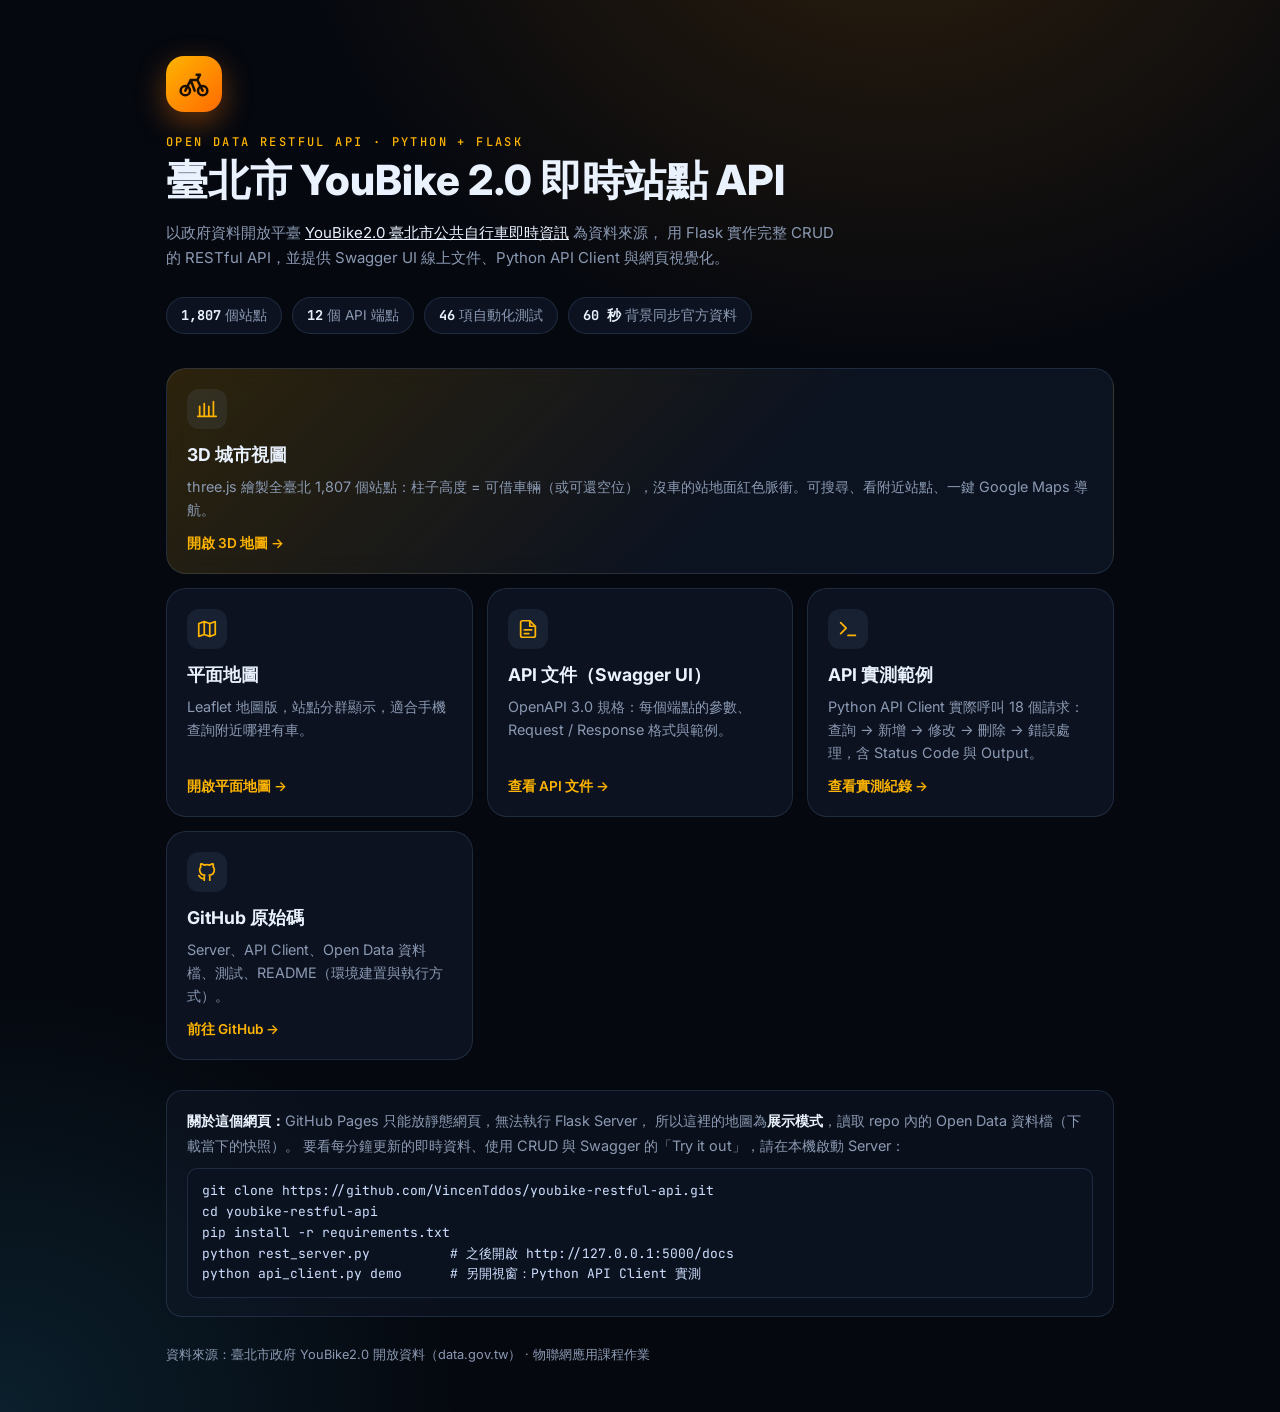
<file: index.html>
<!DOCTYPE html>
<!-- index.html ~ GitHub Pages 首頁：作業展示入口 -->
<html lang="zh-Hant">
<head>
<meta charset="UTF-8">
<meta name="viewport" content="width=device-width, initial-scale=1">
<title>YouBike Open Data API</title>
<link rel="preconnect" href="https://fonts.googleapis.com">
<link rel="preconnect" href="https://fonts.gstatic.com" crossorigin>
<link rel="stylesheet" href="https://fonts.googleapis.com/css2?family=Inter:wght@400;600;800&family=JetBrains+Mono:wght@500&display=swap">
<style>
  :root {
    --bg: #05080f; --card: rgba(16, 24, 40, .7); --line: rgba(148, 197, 255, .14); --text: #eaf2ff; --muted: #8b9ab3;
    --brand: #ffb400; --brand-2: #ff6a00; --ret: #33c7ff; --ok: #2ee07a;
  }
  * { box-sizing: border-box; }
  body {
    margin: 0; min-height: 100vh; color: var(--text); background: var(--bg);
    background-image: radial-gradient(ellipse 80% 60% at 70% -10%, rgba(255, 150, 0, .16), transparent 60%),
                      radial-gradient(ellipse 60% 50% at 0% 100%, rgba(51, 199, 255, .12), transparent 60%);
    font-family: "Inter", system-ui, "Segoe UI", "Microsoft JhengHei", "PingFang TC", sans-serif; font-size: 15px;
  }
  main { max-width: 980px; margin: 0 auto; padding: 56px 16px 48px; }
  svg { fill: none; stroke: currentColor; stroke-width: 1.9; stroke-linecap: round; stroke-linejoin: round; }
  .logo { width: 56px; height: 56px; border-radius: 18px; display: grid; place-items: center; color: #1a0f00;
          background: linear-gradient(135deg, var(--brand), var(--brand-2)); box-shadow: 0 10px 30px rgba(255, 120, 0, .4); }
  .logo svg { width: 32px; height: 32px; }
  .eyebrow { margin: 22px 0 6px; font: 500 12px "JetBrains Mono", monospace; letter-spacing: .2em; color: var(--brand); text-transform: uppercase; }
  h1 { margin: 0; font-size: clamp(1.8rem, 5vw, 2.6rem); line-height: 1.2; font-weight: 800; }
  .lead { color: var(--muted); max-width: 680px; line-height: 1.7; margin: 14px 0 0; }
  .lead a { color: var(--text); }
  .stats { display: flex; flex-wrap: wrap; gap: 10px; margin: 26px 0 34px; }
  .stat { padding: 8px 14px; border: 1px solid var(--line); border-radius: 99px; background: var(--card); font-size: .85rem; color: var(--muted); }
  .stat b { color: var(--text); font-family: "JetBrains Mono", monospace; margin-right: 4px; }
  .grid { display: grid; grid-template-columns: repeat(auto-fit, minmax(280px, 1fr)); gap: 14px; }
  .card {
    display: flex; flex-direction: column; gap: 8px; padding: 20px; border-radius: 20px; text-decoration: none; color: var(--text);
    background: var(--card); border: 1px solid var(--line); backdrop-filter: blur(12px); transition: .2s;
  }
  .card:hover { transform: translateY(-3px); border-color: rgba(255, 180, 0, .5); box-shadow: 0 16px 40px rgba(0, 0, 0, .45); }
  .card.hero { grid-column: 1 / -1; background: linear-gradient(135deg, rgba(255, 180, 0, .16), rgba(16, 24, 40, .7) 60%); }
  .ic { width: 40px; height: 40px; border-radius: 12px; display: grid; place-items: center; background: rgba(148, 197, 255, .08); color: var(--brand); }
  .ic svg { width: 22px; height: 22px; }
  .card h2 { margin: 6px 0 0; font-size: 1.1rem; }
  .card p { margin: 0; color: var(--muted); line-height: 1.6; font-size: .9rem; }
  .card .go { margin-top: auto; padding-top: 6px; font-size: .85rem; color: var(--brand); font-weight: 600; }
  .note { margin-top: 30px; padding: 18px 20px; border-radius: 16px; border: 1px solid var(--line); background: rgba(16, 24, 40, .5); color: var(--muted); line-height: 1.7; font-size: .9rem; }
  .note b { color: var(--text); }
  pre { margin: 10px 0 0; padding: 12px 14px; border-radius: 10px; background: #0a111f; border: 1px solid var(--line); color: #cfe0ff; overflow-x: auto; font: 13px/1.6 "JetBrains Mono", Consolas, monospace; }
  footer { margin-top: 30px; color: var(--muted); font-size: .8rem; }
  footer a { color: var(--muted); }
</style>
</head>
<body>
<main>
  <div class="logo"><svg viewBox="0 0 24 24"><circle cx="5.5" cy="17" r="3.5"/><circle cx="18.5" cy="17" r="3.5"/><path d="M5.5 17l4-8h5l4 8M9.5 9l3 8M14 5h2.5l-2 4"/></svg></div>
  <p class="eyebrow">Open Data RESTful API · Python + Flask</p>
  <h1>臺北市 YouBike 2.0 即時站點 API</h1>
  <p class="lead">
    以政府資料開放平臺 <a href="https://data.gov.tw/dataset/137993">YouBike2.0 臺北市公共自行車即時資訊</a> 為資料來源，
    用 Flask 實作完整 CRUD 的 RESTful API，並提供 Swagger UI 線上文件、Python API Client 與網頁視覺化。
  </p>
  <div class="stats">
    <span class="stat"><b>1,807</b>個站點</span>
    <span class="stat"><b>12</b>個 API 端點</span>
    <span class="stat"><b>46</b>項自動化測試</span>
    <span class="stat"><b>60 秒</b>背景同步官方資料</span>
  </div>

  <div class="grid">
    <a class="card hero" href="client/map.html">
      <div class="ic"><svg viewBox="0 0 24 24"><path d="M4 20V9M9 20V6M14 20V9M19 20V4M2 20h20"/></svg></div>
      <h2>3D 城市視圖</h2>
      <p>three.js 繪製全臺北 1,807 個站點：柱子高度 = 可借車輛（或可還空位），沒車的站地面紅色脈衝。可搜尋、看附近站點、一鍵 Google Maps 導航。</p>
      <span class="go">開啟 3D 地圖 →</span>
    </a>
    <a class="card" href="client/map2d.html">
      <div class="ic"><svg viewBox="0 0 24 24"><path d="M9 4L3 6v14l6-2 6 2 6-2V4l-6 2-6-2zM9 4v14M15 6v14"/></svg></div>
      <h2>平面地圖</h2>
      <p>Leaflet 地圖版，站點分群顯示，適合手機查詢附近哪裡有車。</p>
      <span class="go">開啟平面地圖 →</span>
    </a>
    <a class="card" href="docs/">
      <div class="ic"><svg viewBox="0 0 24 24"><path d="M14 3H6a2 2 0 0 0-2 2v14a2 2 0 0 0 2 2h12a2 2 0 0 0 2-2V9z"/><path d="M14 3v6h6M8 13h8M8 17h5"/></svg></div>
      <h2>API 文件（Swagger UI）</h2>
      <p>OpenAPI 3.0 規格：每個端點的參數、Request / Response 格式與範例。</p>
      <span class="go">查看 API 文件 →</span>
    </a>
    <a class="card" href="https://github.com/VincenTddos/youbike-restful-api/blob/main/docs/api_examples.md">
      <div class="ic"><svg viewBox="0 0 24 24"><path d="M4 17l6-6-6-6M12 19h8"/></svg></div>
      <h2>API 實測範例</h2>
      <p>Python API Client 實際呼叫 18 個請求：查詢 → 新增 → 修改 → 刪除 → 錯誤處理，含 Status Code 與 Output。</p>
      <span class="go">查看實測紀錄 →</span>
    </a>
    <a class="card" href="https://github.com/VincenTddos/youbike-restful-api">
      <div class="ic"><svg viewBox="0 0 24 24"><path d="M9 19c-4.3 1.4-4.3-2.5-6-3m12 5v-3.5c0-1 .1-1.4-.5-2 2.8-.3 5.5-1.4 5.5-6a4.6 4.6 0 0 0-1.3-3.2 4.2 4.2 0 0 0-.1-3.2s-1.1-.3-3.5 1.3a12.3 12.3 0 0 0-6.2 0C6.5 2.8 5.4 3.1 5.4 3.1a4.2 4.2 0 0 0-.1 3.2A4.6 4.6 0 0 0 4 9.5c0 4.6 2.7 5.7 5.5 6-.6.6-.6 1.2-.5 2V21"/></svg></div>
      <h2>GitHub 原始碼</h2>
      <p>Server、API Client、Open Data 資料檔、測試、README（環境建置與執行方式）。</p>
      <span class="go">前往 GitHub →</span>
    </a>
  </div>

  <div class="note">
    <b>關於這個網頁：</b>GitHub Pages 只能放靜態網頁，無法執行 Flask Server，
    所以這裡的地圖為<b>展示模式</b>，讀取 repo 內的 Open Data 資料檔（下載當下的快照）。
    要看每分鐘更新的即時資料、使用 CRUD 與 Swagger 的「Try it out」，請在本機啟動 Server：
    <pre>git clone https://github.com/VincenTddos/youbike-restful-api.git
cd youbike-restful-api
pip install -r requirements.txt
python rest_server.py          # 之後開啟 http://127.0.0.1:5000/docs
python api_client.py demo      # 另開視窗：Python API Client 實測</pre>
  </div>

  <footer>資料來源：臺北市政府 YouBike2.0 開放資料（data.gov.tw） · 物聯網應用課程作業</footer>
</main>
</body>
</html>
</file>
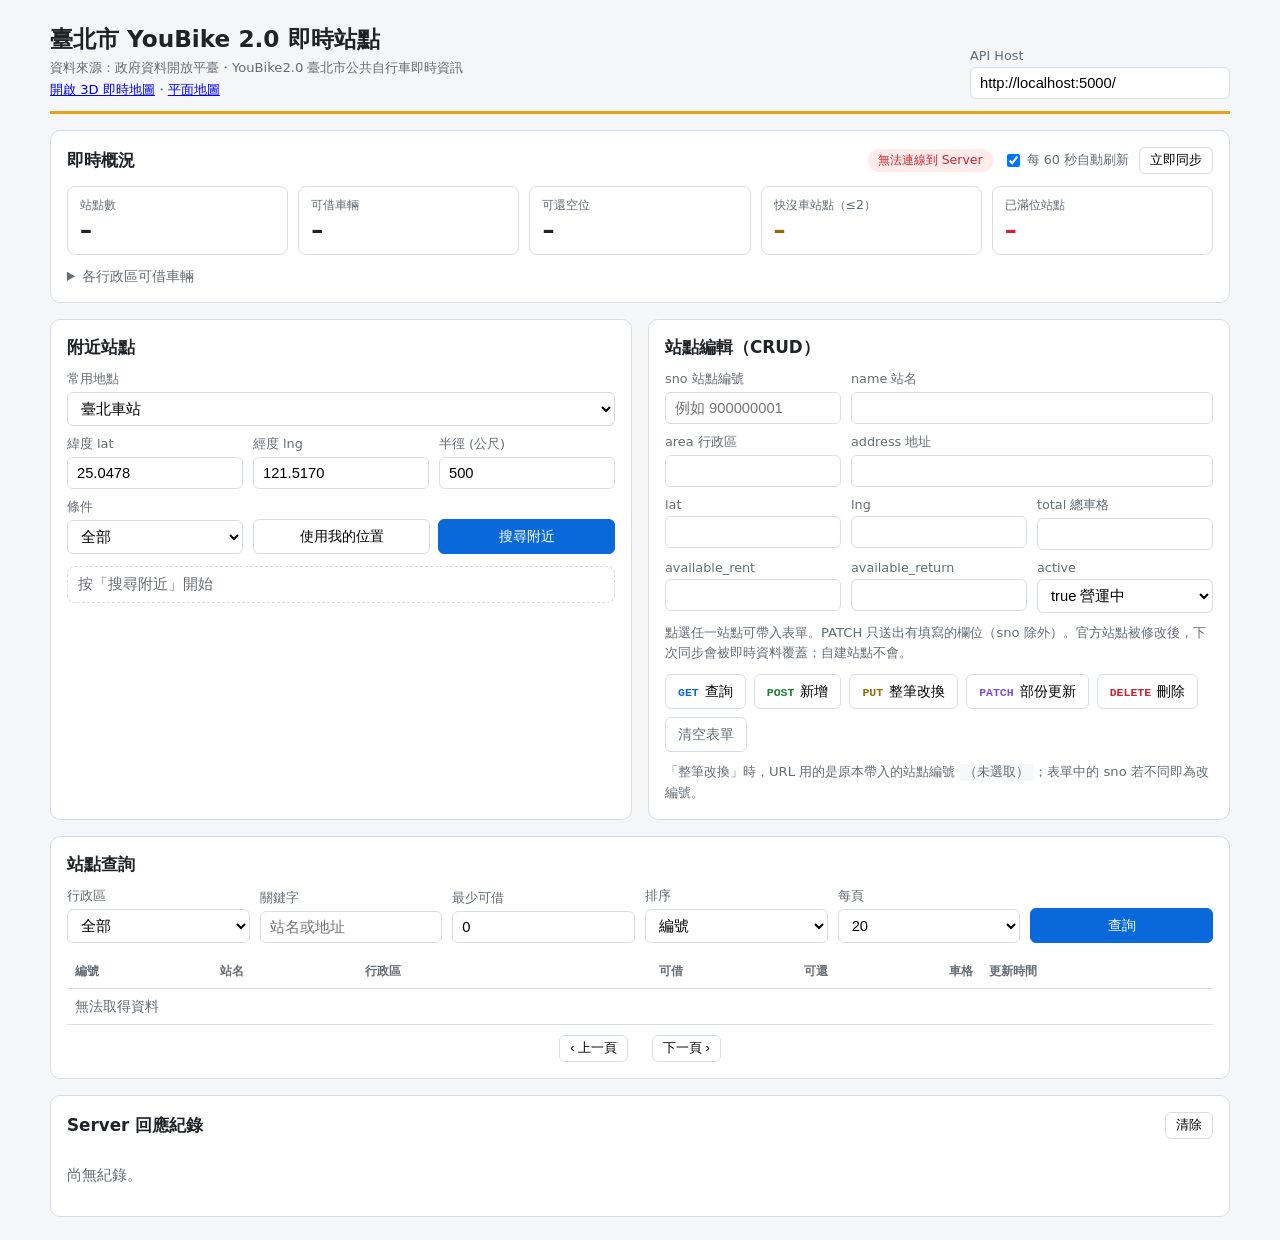
<file: client/index.html>
<!DOCTYPE html>
<!--
index.html ~ 臺北市 YouBike 2.0 RESTful API Client
  - 所有參數都可在網頁中輸入
  - Server 回應同時顯示在網頁 (紀錄區) 與 Console
-->
<html lang="zh-Hant">
<head>
<meta charset="UTF-8">
<meta name="viewport" content="width=device-width, initial-scale=1">
<title>YouBike 2.0 API Client</title>
<link rel="stylesheet" href="style.css">
</head>
<body>
<main>
  <header class="top">
    <div>
      <h1>臺北市 YouBike 2.0 即時站點</h1>
      <p class="sub">資料來源：政府資料開放平臺・YouBike2.0 臺北市公共自行車即時資訊</p>
      <p class="sub"><a href="map.html">開啟 3D 即時地圖</a>・<a href="map2d.html">平面地圖</a></p>
    </div>
    <div class="host">
      <label for="host">API Host</label>
      <input id="host" value="http://localhost:5000/">
    </div>
  </header>

  <!-- 同步狀態 + 統計 -->
  <section class="card">
    <div class="row-head">
      <h2>即時概況</h2>
      <div class="sync">
        <span id="sync-badge" class="badge">同步狀態載入中…</span>
        <label class="check"><input type="checkbox" id="auto-refresh" checked> 每 60 秒自動刷新</label>
        <button id="sync-button" class="small">立即同步</button>
      </div>
    </div>
    <div class="stats" id="stat-cards">
      <div class="stat"><span class="label">站點數</span><span class="value" id="st-stations">–</span></div>
      <div class="stat"><span class="label">可借車輛</span><span class="value" id="st-rent">–</span></div>
      <div class="stat"><span class="label">可還空位</span><span class="value" id="st-return">–</span></div>
      <div class="stat warn"><span class="label">快沒車站點（≤2）</span><span class="value" id="st-low">–</span></div>
      <div class="stat danger"><span class="label">已滿位站點</span><span class="value" id="st-full">–</span></div>
    </div>
    <details class="areas">
      <summary>各行政區可借車輛</summary>
      <div id="area-bars" class="bars"></div>
    </details>
  </section>

  <div class="grid">
    <!-- 附近站點 -->
    <section class="card">
      <h2>附近站點</h2>
      <div class="fields f3">
        <div class="span3">
          <label for="preset">常用地點</label>
          <select id="preset">
            <option value="25.0478,121.5170">臺北車站</option>
            <option value="25.0421,121.5256">國立臺北商業大學</option>
            <option value="25.0339,121.5645">台北 101</option>
            <option value="25.0174,121.5397">國立臺灣大學</option>
            <option value="25.0418,121.5441">捷運忠孝復興站</option>
            <option value="">（自訂）</option>
          </select>
        </div>
        <div><label for="lat">緯度 lat</label><input id="lat" type="number" step="0.0001" value="25.0478"></div>
        <div><label for="lng">經度 lng</label><input id="lng" type="number" step="0.0001" value="121.5170"></div>
        <div><label for="radius">半徑 (公尺)</label><input id="radius" type="number" min="50" max="5000" step="50" value="500"></div>
        <div>
          <label for="need">條件</label>
          <select id="need">
            <option value="">全部</option>
            <option value="rent">要借車（有車）</option>
            <option value="return">要還車（有位）</option>
          </select>
        </div>
        <div class="btns span2">
          <button id="geo-button">使用我的位置</button>
          <button id="nearby-button" class="primary">搜尋附近</button>
        </div>
      </div>
      <ol id="nearby-list" class="nearby"><li class="empty">按「搜尋附近」開始</li></ol>
    </section>

    <!-- 站點編輯 -->
    <section class="card">
      <h2>站點編輯（CRUD）</h2>
      <div class="fields f3">
        <div><label for="f-sno">sno 站點編號</label><input id="f-sno" placeholder="例如 900000001"></div>
        <div class="span2"><label for="f-name">name 站名</label><input id="f-name"></div>
        <div><label for="f-area">area 行政區</label><input id="f-area" list="area-options"></div>
        <div class="span2"><label for="f-address">address 地址</label><input id="f-address"></div>
        <div><label for="f-lat">lat</label><input id="f-lat" type="number" step="0.00001"></div>
        <div><label for="f-lng">lng</label><input id="f-lng" type="number" step="0.00001"></div>
        <div><label for="f-total">total 總車格</label><input id="f-total" type="number" min="0"></div>
        <div><label for="f-rent">available_rent</label><input id="f-rent" type="number" min="0"></div>
        <div><label for="f-return">available_return</label><input id="f-return" type="number" min="0"></div>
        <div><label for="f-active">active</label>
          <select id="f-active"><option value="true">true 營運中</option><option value="false">false 暫停</option></select>
        </div>
      </div>
      <p class="hint">點選任一站點可帶入表單。PATCH 只送出有填寫的欄位（sno 除外）。官方站點被修改後，下次同步會被即時資料覆蓋；自建站點不會。</p>
      <div class="ops">
        <button data-op="get"><span class="m GET">GET</span>查詢</button>
        <button data-op="post"><span class="m POST">POST</span>新增</button>
        <button data-op="put"><span class="m PUT">PUT</span>整筆改換</button>
        <button data-op="patch"><span class="m PATCH">PATCH</span>部份更新</button>
        <button data-op="delete"><span class="m DELETE">DELETE</span>刪除</button>
        <button id="clear-form" class="ghost">清空表單</button>
      </div>
      <p class="hint">「整筆改換」時，URL 用的是原本帶入的站點編號 <code id="orig-sno">（未選取）</code>；表單中的 sno 若不同即為改編號。</p>
    </section>
  </div>

  <!-- 站點列表 -->
  <section class="card">
    <div class="row-head"><h2>站點查詢</h2><span id="list-info" class="muted"></span></div>
    <div class="fields f6">
      <div><label for="q-area">行政區</label><select id="q-area"><option value="">全部</option></select></div>
      <div><label for="q-kw">關鍵字</label><input id="q-kw" placeholder="站名或地址"></div>
      <div><label for="q-min">最少可借</label><input id="q-min" type="number" min="0" value="0"></div>
      <div><label for="q-sort">排序</label>
        <select id="q-sort">
          <option value="sno">編號</option>
          <option value="-available_rent">可借 多→少</option>
          <option value="available_rent">可借 少→多</option>
          <option value="-available_return">可還 多→少</option>
          <option value="-total">車格 多→少</option>
          <option value="name">站名</option>
        </select>
      </div>
      <div><label for="q-limit">每頁</label>
        <select id="q-limit"><option>10</option><option selected>20</option><option>50</option><option>100</option></select>
      </div>
      <div class="btns"><button id="search-button" class="primary">查詢</button></div>
    </div>
    <div class="table-wrap">
      <table>
        <thead><tr><th>編號</th><th>站名</th><th>行政區</th><th class="num">可借</th><th class="num">可還</th><th class="num">車格</th><th>更新時間</th></tr></thead>
        <tbody id="station-body"><tr><td colspan="7" class="empty">載入中…</td></tr></tbody>
      </table>
    </div>
    <div class="pager">
      <button id="prev-page" class="small">‹ 上一頁</button>
      <span id="page-info" class="muted"></span>
      <button id="next-page" class="small">下一頁 ›</button>
    </div>
  </section>

  <!-- 回應紀錄 -->
  <section class="card">
    <div class="row-head"><h2>Server 回應紀錄</h2><button id="clear-log" class="small">清除</button></div>
    <div id="log"><p class="empty">尚無紀錄。</p></div>
  </section>
</main>

<datalist id="area-options"></datalist>
<script src="app.js"></script>
</body>
</html>
</file>
<file: client/style.css>
:root {
  --bg: #f4f6f8; --card: #fff; --text: #1f2328; --muted: #656d76; --border: #d8dee4;
  --primary: #0969da; --ok: #1a7f37; --warn: #9a6700; --err: #cf222e;
  --ok-bg: #dafbe1; --warn-bg: #fff8c5; --err-bg: #ffebe9; --code-bg: #f6f8fa;
  --brand: #e8a317;
}
* { box-sizing: border-box; }
body {
  margin: 0; padding: 24px 16px; background: var(--bg); color: var(--text);
  font-family: system-ui, -apple-system, "Segoe UI", "Microsoft JhengHei", sans-serif; font-size: 15px;
}
main { max-width: 1180px; margin: 0 auto; display: grid; gap: 16px; }
h1 { margin: 0; font-size: 1.45rem; }
h2 { margin: 0 0 12px; font-size: 1.05rem; }
.sub, .muted, .hint { color: var(--muted); font-size: .82rem; }
.sub { margin: 4px 0 0; }
.hint { margin: 10px 0 0; line-height: 1.5; }
code { background: var(--code-bg); padding: 1px 5px; border-radius: 4px; }

.top { display: flex; justify-content: space-between; align-items: end; gap: 16px; flex-wrap: wrap;
       border-bottom: 3px solid var(--brand); padding-bottom: 12px; }
.host { min-width: 260px; }
.card { background: var(--card); border: 1px solid var(--border); border-radius: 10px; padding: 16px; min-width: 0; }
.grid { display: grid; grid-template-columns: 1fr 1fr; gap: 16px; }
@media (max-width: 860px) { .grid { grid-template-columns: 1fr; } }
.row-head { display: flex; justify-content: space-between; align-items: center; gap: 12px; flex-wrap: wrap; margin-bottom: 12px; }
.row-head h2 { margin: 0; }

label { display: block; font-size: .8rem; color: var(--muted); margin-bottom: 4px; }
label.check { display: inline-flex; gap: 4px; align-items: center; margin: 0; }
input, select { width: 100%; padding: 7px 9px; border: 1px solid var(--border); border-radius: 6px; font-size: .92rem; background: #fff; }
label.check input { width: auto; }
.fields { display: grid; gap: 10px; }
.f3 { grid-template-columns: repeat(3, 1fr); }
.f6 { grid-template-columns: repeat(6, 1fr); align-items: end; }
@media (max-width: 860px) { .f6 { grid-template-columns: repeat(2, 1fr); } }
@media (max-width: 520px) { .f3 { grid-template-columns: 1fr 1fr; } }
.span2 { grid-column: span 2; } .span3 { grid-column: 1 / -1; }
.btns { display: flex; gap: 8px; align-items: end; }
.btns button { flex: 1; }

button { padding: 7px 12px; border: 1px solid var(--border); border-radius: 6px; background: #fff; cursor: pointer; font-size: .9rem; }
button:hover { border-color: var(--primary); color: var(--primary); }
button.primary { background: var(--primary); border-color: var(--primary); color: #fff; }
button.primary:hover { filter: brightness(1.1); color: #fff; }
button.small { padding: 4px 10px; font-size: .8rem; }
button.ghost { color: var(--muted); }
button:disabled { opacity: .5; cursor: default; }
.ops { display: flex; flex-wrap: wrap; gap: 8px; margin-top: 12px; }
.m { display: inline-block; margin-right: 6px; font: 700 .72rem ui-monospace, monospace; }
.GET { color: #0969da; } .POST { color: #1a7f37; } .PUT { color: #9a6700; } .PATCH { color: #8250df; } .DELETE { color: #cf222e; }

.sync { display: flex; align-items: center; gap: 10px; flex-wrap: wrap; font-size: .82rem; }
.badge { padding: 3px 10px; border-radius: 999px; background: var(--code-bg); font-size: .78rem; }
.badge.ok { background: var(--ok-bg); color: var(--ok); }
.badge.err { background: var(--err-bg); color: var(--err); }
.badge.off { background: var(--warn-bg); color: var(--warn); }

.stats { display: grid; grid-template-columns: repeat(5, 1fr); gap: 10px; }
@media (max-width: 760px) { .stats { grid-template-columns: repeat(2, 1fr); } }
.stat { border: 1px solid var(--border); border-radius: 8px; padding: 10px 12px; display: grid; gap: 2px; }
.stat .label { font-size: .78rem; color: var(--muted); }
.stat .value { font-size: 1.5rem; font-weight: 700; font-variant-numeric: tabular-nums; }
.stat.warn .value { color: var(--warn); } .stat.danger .value { color: var(--err); }

.areas { margin-top: 12px; }
.areas summary { cursor: pointer; font-size: .88rem; color: var(--muted); }
.bars { display: grid; gap: 6px; margin-top: 10px; }
.bar { display: grid; grid-template-columns: 110px 1fr 120px; align-items: center; gap: 8px; font-size: .82rem; }
.bar .track { height: 10px; background: var(--code-bg); border-radius: 5px; overflow: hidden; }
.bar .fill { height: 100%; background: var(--brand); border-radius: 5px; }
.bar .n { text-align: right; font-variant-numeric: tabular-nums; color: var(--muted); }

.nearby { list-style: none; margin: 12px 0 0; padding: 0; display: grid; gap: 6px; max-height: 360px; overflow-y: auto; }
.nearby li { border: 1px solid var(--border); border-radius: 8px; padding: 8px 10px; display: grid;
             grid-template-columns: 56px 1fr auto; gap: 10px; align-items: center; cursor: pointer; }
.nearby li:hover { border-color: var(--primary); }
.nearby li.empty { display: block; cursor: default; border-style: dashed; color: var(--muted); }
.dist { font-weight: 700; font-variant-numeric: tabular-nums; font-size: .85rem; }
.nm { font-weight: 600; font-size: .9rem; } .addr { font-size: .78rem; color: var(--muted); }
.pills { display: flex; gap: 6px; }
.pill { font-size: .75rem; padding: 2px 8px; border-radius: 999px; font-variant-numeric: tabular-nums; white-space: nowrap; }
.pill.rent { background: var(--ok-bg); color: var(--ok); } .pill.ret { background: #ddf4ff; color: #0550ae; }
.pill.zero { background: var(--err-bg); color: var(--err); }

.table-wrap { overflow-x: auto; margin-top: 12px; }
table { width: 100%; border-collapse: collapse; font-size: .88rem; }
th, td { padding: 8px; border-bottom: 1px solid var(--border); text-align: left; white-space: nowrap; }
th { font-size: .78rem; color: var(--muted); font-weight: 600; }
.num { text-align: right; font-variant-numeric: tabular-nums; }
td.zero { color: var(--err); font-weight: 700; }
tbody tr { cursor: pointer; } tbody tr:hover { background: var(--code-bg); }
tr.custom td:first-child::after { content: " 自建"; font-size: .7rem; color: var(--primary); }
.pager { display: flex; justify-content: center; align-items: center; gap: 12px; margin-top: 10px; }
.empty { color: var(--muted); }

#log { display: grid; gap: 10px; max-height: 460px; overflow-y: auto; }
.entry { border: 1px solid var(--border); border-left-width: 4px; border-radius: 6px; padding: 10px; }
.entry.ok { border-left-color: var(--ok); } .entry.err { border-left-color: var(--err); }
.entry-head { display: flex; gap: 8px; align-items: center; flex-wrap: wrap; font-size: .84rem; }
.status { font-weight: 600; padding: 1px 8px; border-radius: 999px; font-size: .76rem; }
.ok .status { background: var(--ok-bg); color: var(--ok); } .err .status { background: var(--err-bg); color: var(--err); }
.time { margin-left: auto; color: var(--muted); font-size: .76rem; }
.url { font-family: ui-monospace, monospace; word-break: break-all; }
pre { margin: 8px 0 0; padding: 8px; background: var(--code-bg); border-radius: 4px; font-size: .8rem;
      white-space: pre-wrap; word-break: break-all; max-height: 240px; overflow-y: auto; }
</file>
